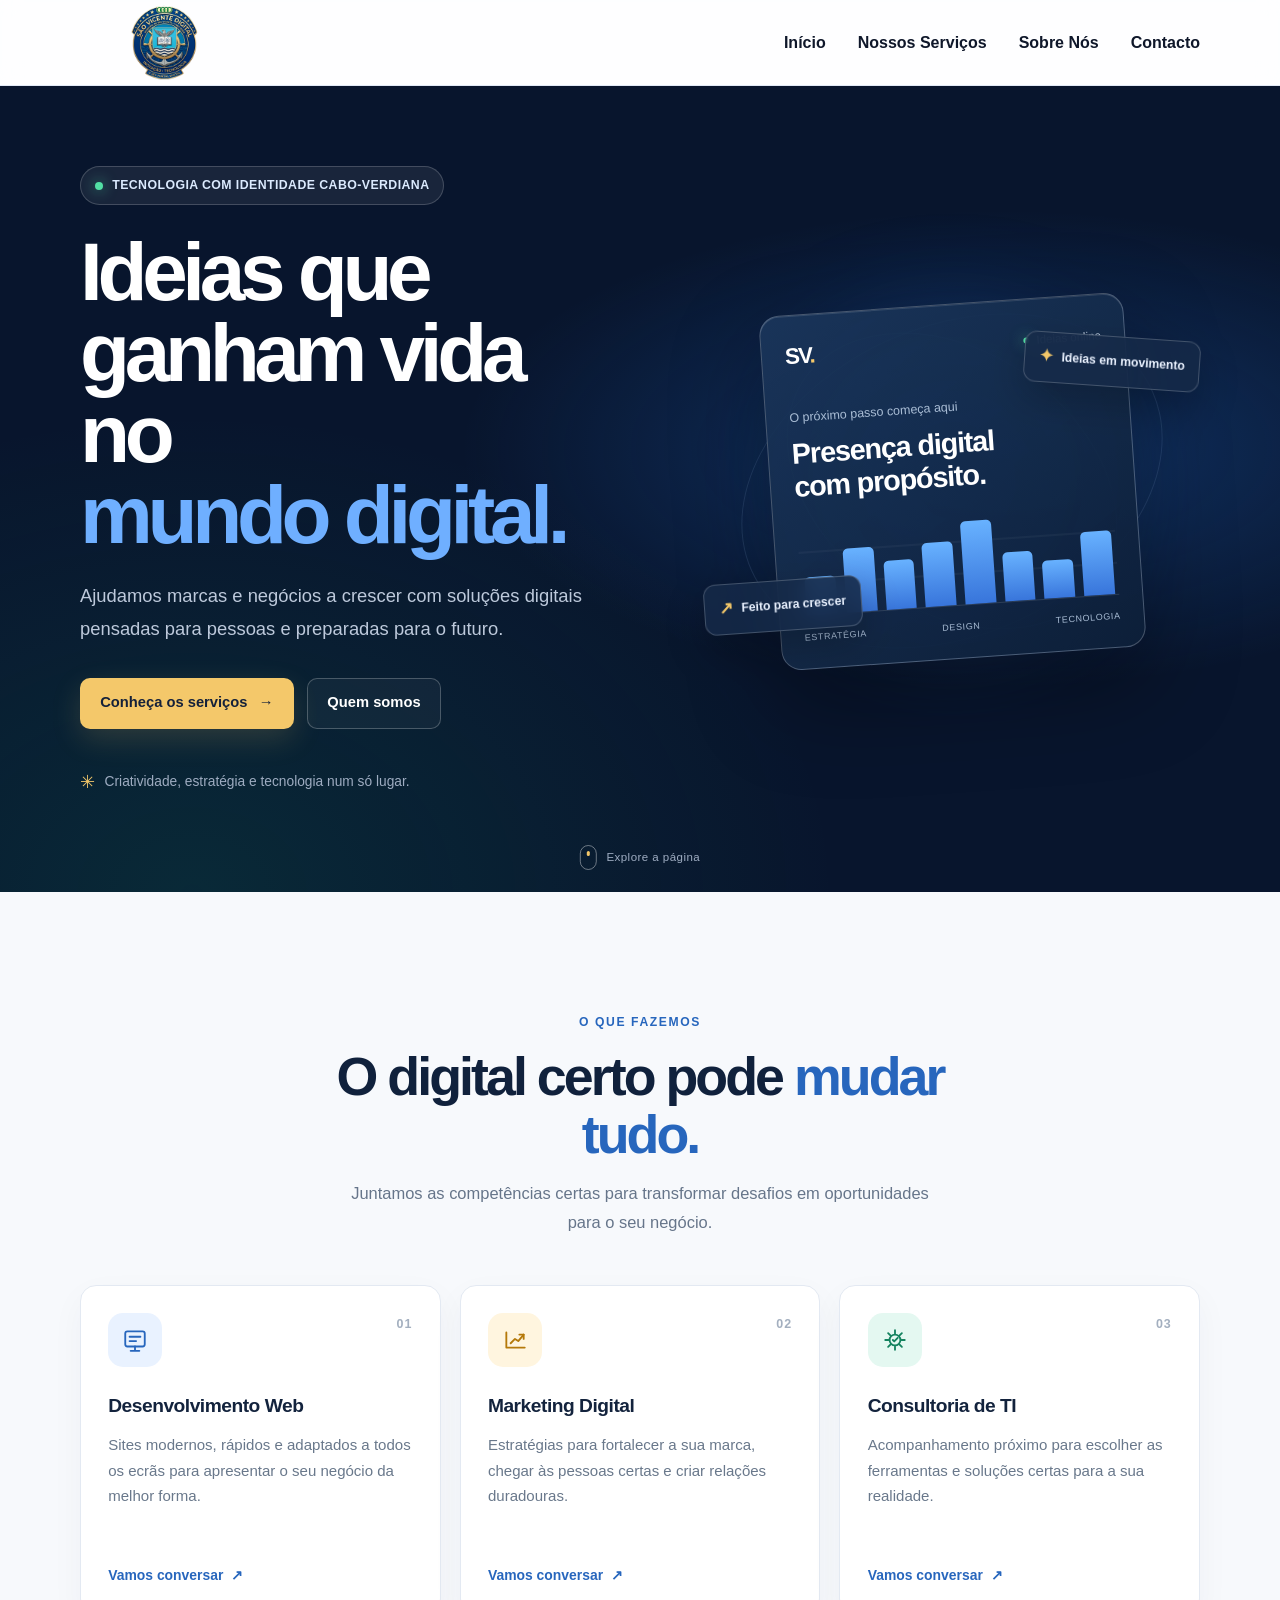
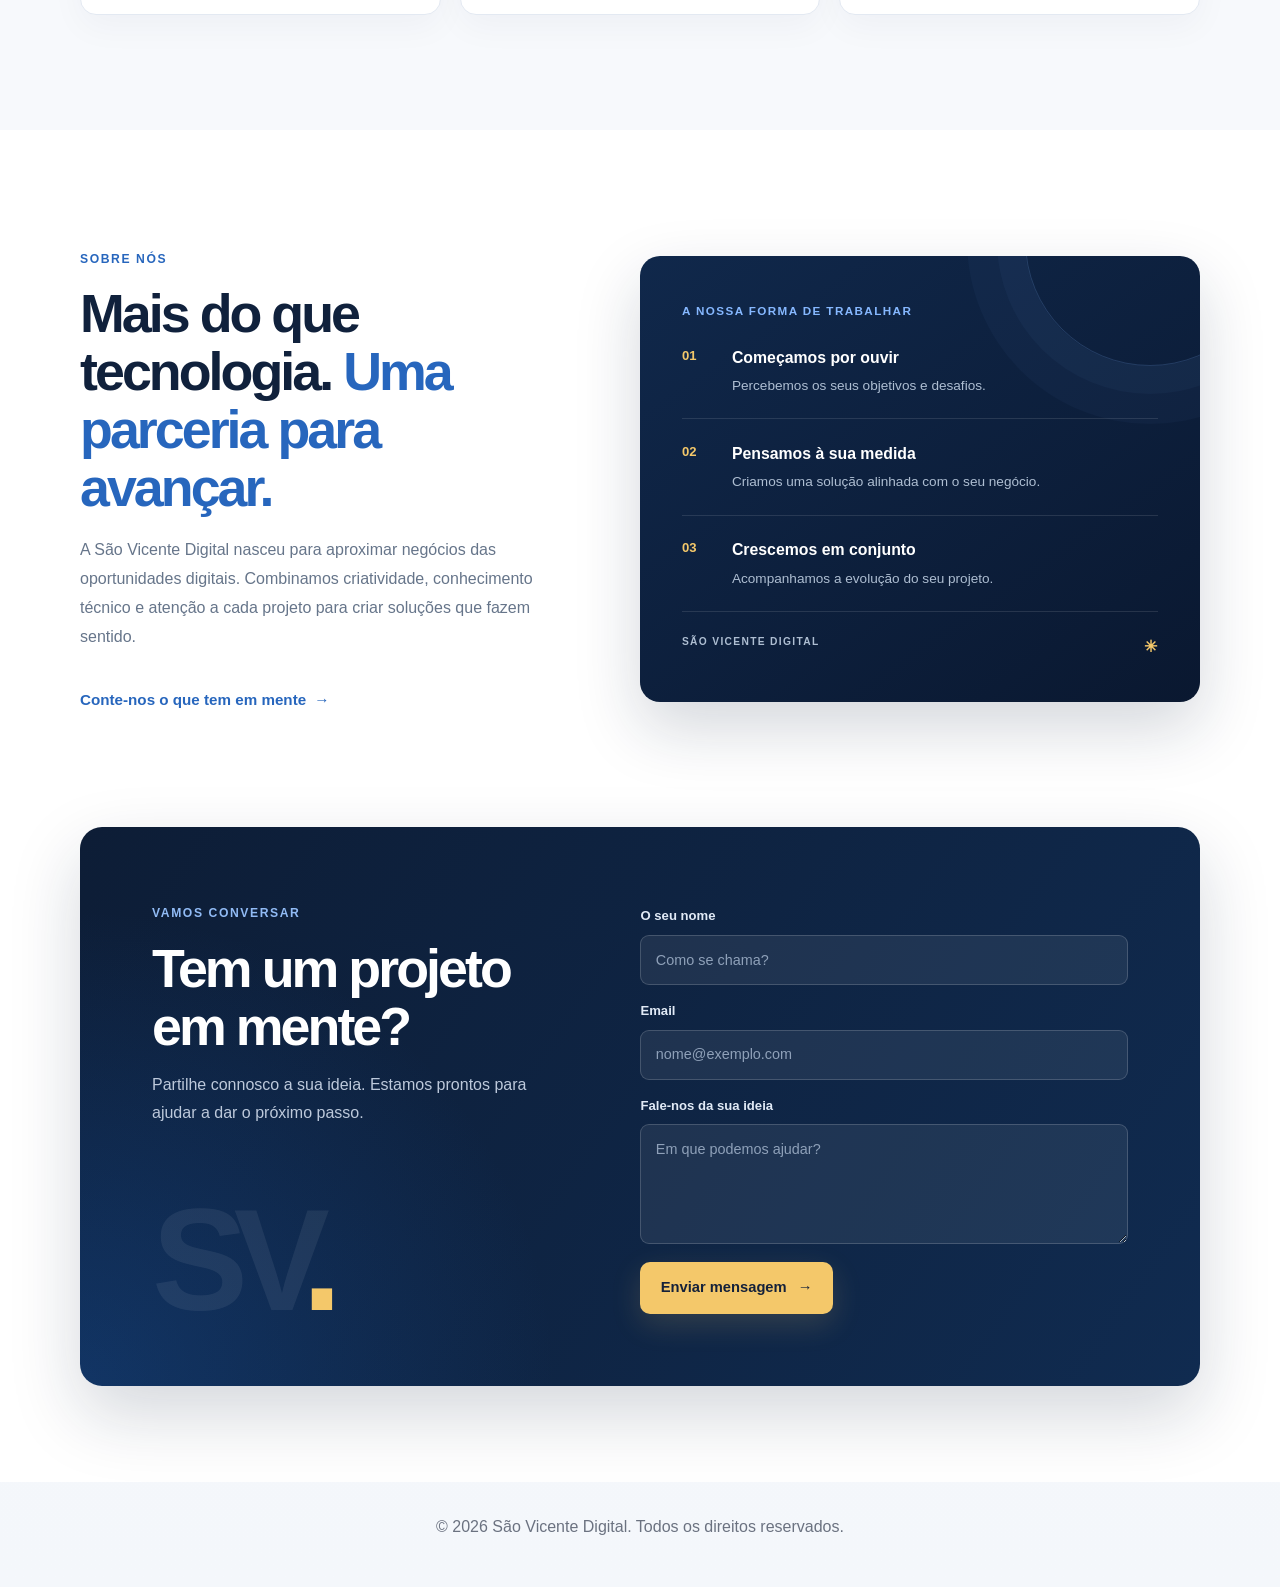
<file: index.html>
<!DOCTYPE html>
<html lang="pt">
<head>
    <meta charset="UTF-8">
    <meta name="viewport" content="width=device-width, initial-scale=1.0">
    <title>São Vicente Digital</title>
    <link rel="stylesheet" href="css/styles.css">
    <link rel="icon" href="imagens/favicon.ico" type="image/x-icon">

</head>
<body>
    <header class="site-header">
        <div class="logo">
            <img src="imagens/logo.png" alt="São Vicente Digital Logo">
        </div>
        <nav class="main-nav" aria-label="Menu principal">
            <ul class="main-nav-list">
                <li><a href="index.html" aria-current="page">Início</a></li>
                <li><a href="nossos-servicos.html">Nossos Serviços</a></li>
                <li><a href="sobre-nos.html">Sobre Nós</a></li>
                <li><a href="contacto.html">Contacto</a></li>
            </ul>
        </nav>
    </header>

    <main class="page-main">
        <section class="hero-section" id="home">
            <div class="content-shell hero-layout">
                <div class="hero-copy">
                    <span class="eyebrow"><span class="eyebrow-dot"></span> Tecnologia com identidade cabo-verdiana</span>
                    <h1>Ideias que ganham vida no <span>mundo digital.</span></h1>
                    <p class="hero-description">Ajudamos marcas e negócios a crescer com soluções digitais pensadas para pessoas e preparadas para o futuro.</p>
                    <div class="hero-actions">
                        <a class="button button-primary" href="nossos-servicos.html">Conheça os serviços <span aria-hidden="true">→</span></a>
                        <a class="button button-secondary" href="sobre-nos.html">Quem somos</a>
                    </div>
                    <div class="hero-note"><span aria-hidden="true">✳</span> Criatividade, estratégia e tecnologia num só lugar.</div>
                </div>

                <div class="hero-art" aria-label="Ilustração de um ecossistema digital">
                    <div class="orbit orbit-outer"></div>
                    <div class="orbit orbit-inner"></div>
                    <div class="art-glow"></div>
                    <div class="digital-card">
                        <div class="digital-card-top">
                            <span class="digital-card-mark">SV<span>.</span></span>
                            <span class="online-status"><span></span> Ideias online</span>
                        </div>
                        <div class="digital-card-copy">
                            <span>O próximo passo começa aqui</span>
                            <strong>Presença digital<br>com propósito.</strong>
                        </div>
                        <div class="digital-card-lines" aria-hidden="true"><i></i><i></i><i></i><i></i><i></i><i></i><i></i><i></i></div>
                        <div class="digital-card-footer"><span>ESTRATÉGIA</span><span>DESIGN</span><span>TECNOLOGIA</span></div>
                    </div>
                    <div class="floating-chip chip-idea"><span aria-hidden="true">✦</span> Ideias em movimento</div>
                    <div class="floating-chip chip-web"><span aria-hidden="true">↗</span> Feito para crescer</div>
                </div>
            </div>
            <a class="scroll-cue" href="#services"><span></span> Explore a página</a>
        </section>

        <section class="services-section section-space" id="services">
            <div class="content-shell">
                <div class="section-heading">
                    <span class="section-kicker">O que fazemos</span>
                    <h2>O digital certo pode <span>mudar tudo.</span></h2>
                    <p>Juntamos as competências certas para transformar desafios em oportunidades para o seu negócio.</p>
                </div>
                <div class="services-grid">
                    <article class="service-card">
                        <div class="service-icon icon-blue" aria-hidden="true">
                            <svg viewBox="0 0 24 24" fill="none"><rect x="3" y="4" width="18" height="14" rx="2"></rect><path d="M8 22h8M12 18v4M7 9h10M7 13h6"></path></svg>
                        </div>
                        <span class="card-index">01</span>
                        <h3>Desenvolvimento Web</h3>
                        <p>Sites modernos, rápidos e adaptados a todos os ecrãs para apresentar o seu negócio da melhor forma.</p>
                        <a href="#contact" class="card-link" aria-label="Fale connosco sobre desenvolvimento web">Vamos conversar <span aria-hidden="true">↗</span></a>
                    </article>
                    <article class="service-card">
                        <div class="service-icon icon-gold" aria-hidden="true">
                            <svg viewBox="0 0 24 24" fill="none"><path d="M4 19V5M4 19h17M8 15l4-4 3 2 5-6"></path><path d="M16 7h4v4"></path></svg>
                        </div>
                        <span class="card-index">02</span>
                        <h3>Marketing Digital</h3>
                        <p>Estratégias para fortalecer a sua marca, chegar às pessoas certas e criar relações duradouras.</p>
                        <a href="#contact" class="card-link" aria-label="Fale connosco sobre marketing digital">Vamos conversar <span aria-hidden="true">↗</span></a>
                    </article>
                    <article class="service-card">
                        <div class="service-icon icon-mint" aria-hidden="true">
                            <svg viewBox="0 0 24 24" fill="none"><path d="M12 3v3M12 18v3M3 12h3m12 0h3M5.64 5.64l2.12 2.12m8.48 8.48 2.12 2.12m0-12.72-2.12 2.12m-8.48 8.48-2.12 2.12"></path><circle cx="12" cy="12" r="5"></circle><path d="m10 12 1.3 1.3L14.5 10"></path></svg>
                        </div>
                        <span class="card-index">03</span>
                        <h3>Consultoria de TI</h3>
                        <p>Acompanhamento próximo para escolher as ferramentas e soluções certas para a sua realidade.</p>
                        <a href="#contact" class="card-link" aria-label="Fale connosco sobre consultoria de TI">Vamos conversar <span aria-hidden="true">↗</span></a>
                    </article>
                </div>
            </div>
        </section>

        <section class="about-section section-space" id="about">
            <div class="content-shell about-layout">
                <div class="about-copy">
                    <span class="section-kicker">Sobre nós</span>
                    <h2>Mais do que tecnologia. <span>Uma parceria para avançar.</span></h2>
                    <p>A São Vicente Digital nasceu para aproximar negócios das oportunidades digitais. Combinamos criatividade, conhecimento técnico e atenção a cada projeto para criar soluções que fazem sentido.</p>
                    <a class="text-link" href="#contact">Conte-nos o que tem em mente <span aria-hidden="true">→</span></a>
                </div>
                <div class="about-panel">
                    <div class="about-panel-orb" aria-hidden="true"></div>
                    <span class="about-panel-label">A nossa forma de trabalhar</span>
                    <div class="about-principle">
                        <span class="principle-number">01</span>
                        <div><strong>Começamos por ouvir</strong><p>Percebemos os seus objetivos e desafios.</p></div>
                    </div>
                    <div class="about-principle">
                        <span class="principle-number">02</span>
                        <div><strong>Pensamos à sua medida</strong><p>Criamos uma solução alinhada com o seu negócio.</p></div>
                    </div>
                    <div class="about-principle">
                        <span class="principle-number">03</span>
                        <div><strong>Crescemos em conjunto</strong><p>Acompanhamos a evolução do seu projeto.</p></div>
                    </div>
                    <span class="about-panel-signature">SÃO VICENTE DIGITAL <span>✳</span></span>
                </div>
            </div>
        </section>

        <section class="contact-section" id="contact">
            <div class="content-shell contact-panel">
                <div class="contact-copy">
                    <span class="section-kicker">Vamos conversar</span>
                    <h2>Tem um projeto em mente?</h2>
                    <p>Partilhe connosco a sua ideia. Estamos prontos para ajudar a dar o próximo passo.</p>
                    <div class="contact-decoration" aria-hidden="true">SV<span>.</span></div>
                </div>
                <form class="contact-form" action="#" method="post">
                    <label for="name">O seu nome</label>
                    <input type="text" id="name" name="name" placeholder="Como se chama?" autocomplete="name" required>

                    <label for="email">Email</label>
                    <input type="email" id="email" name="email" placeholder="nome@exemplo.com" autocomplete="email" required>

                    <label for="message">Fale-nos da sua ideia</label>
                    <textarea id="message" name="message" placeholder="Em que podemos ajudar?" rows="4" required></textarea>

                    <button class="button button-primary form-submit" type="submit">Enviar mensagem <span aria-hidden="true">→</span></button>
                </form>
            </div>
        </section>
    </main>

    <footer class="footer">
        <p>&copy; 2026 São Vicente Digital. Todos os direitos reservados.</p>
    </footer> 
    
</body>
</html>
</file>
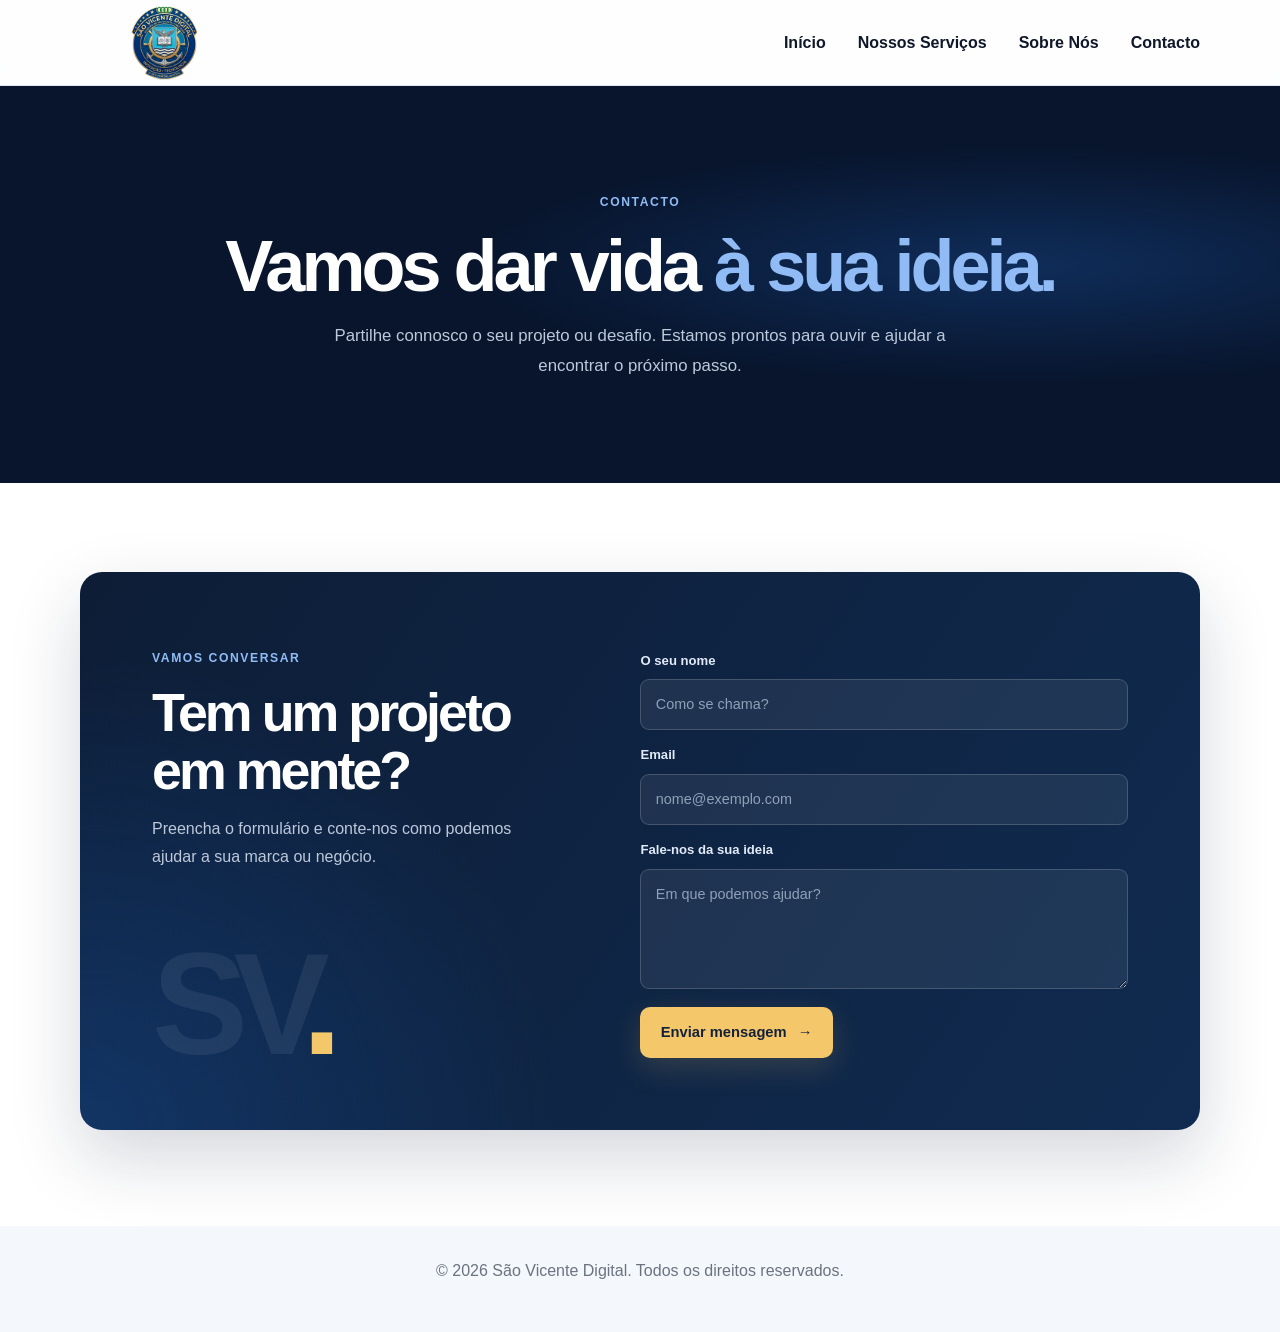
<file: contacto.html>
<!DOCTYPE html>
<html lang="pt">
<head>
    <meta charset="UTF-8">
    <meta name="viewport" content="width=device-width, initial-scale=1.0">
    <meta name="description" content="Entre em contacto com a São Vicente Digital e fale-nos do seu projeto.">
    <title>Contacto | São Vicente Digital</title>
    <link rel="stylesheet" href="css/styles.css">
    <link rel="icon" href="imagens/favicon.ico" type="image/x-icon">
</head>
<body>
    <header class="site-header">
        <a class="logo" href="index.html" aria-label="São Vicente Digital - Início">
            <img src="imagens/logo.png" alt="São Vicente Digital">
        </a>
        <nav class="main-nav" aria-label="Menu principal">
            <ul class="main-nav-list">
                <li><a href="index.html">Início</a></li>
                <li><a href="nossos-servicos.html">Nossos Serviços</a></li>
                <li><a href="sobre-nos.html">Sobre Nós</a></li>
                <li><a href="contacto.html" aria-current="page">Contacto</a></li>
            </ul>
        </nav>
    </header>

    <main class="page-main">
        <section class="subpage-hero">
            <div class="content-shell">
                <span class="section-kicker">Contacto</span>
                <h1>Vamos dar vida <span>à sua ideia.</span></h1>
                <p>Partilhe connosco o seu projeto ou desafio. Estamos prontos para ouvir e ajudar a encontrar o próximo passo.</p>
            </div>
        </section>

        <section class="contact-section contact-page">
            <div class="content-shell contact-panel">
                <div class="contact-copy">
                    <span class="section-kicker">Vamos conversar</span>
                    <h2>Tem um projeto em mente?</h2>
                    <p>Preencha o formulário e conte-nos como podemos ajudar a sua marca ou negócio.</p>
                    <div class="contact-decoration" aria-hidden="true">SV<span>.</span></div>
                </div>
                <form class="contact-form" action="#" method="post">
                    <label for="name">O seu nome</label>
                    <input type="text" id="name" name="name" placeholder="Como se chama?" autocomplete="name" required>

                    <label for="email">Email</label>
                    <input type="email" id="email" name="email" placeholder="nome@exemplo.com" autocomplete="email" required>

                    <label for="message">Fale-nos da sua ideia</label>
                    <textarea id="message" name="message" placeholder="Em que podemos ajudar?" rows="4" required></textarea>

                    <button class="button button-primary form-submit" type="submit">Enviar mensagem <span aria-hidden="true">→</span></button>
                </form>
            </div>
        </section>
    </main>

    <footer class="footer">
        <p>&copy; 2026 São Vicente Digital. Todos os direitos reservados.</p>
    </footer>
</body>
</html>
</file>
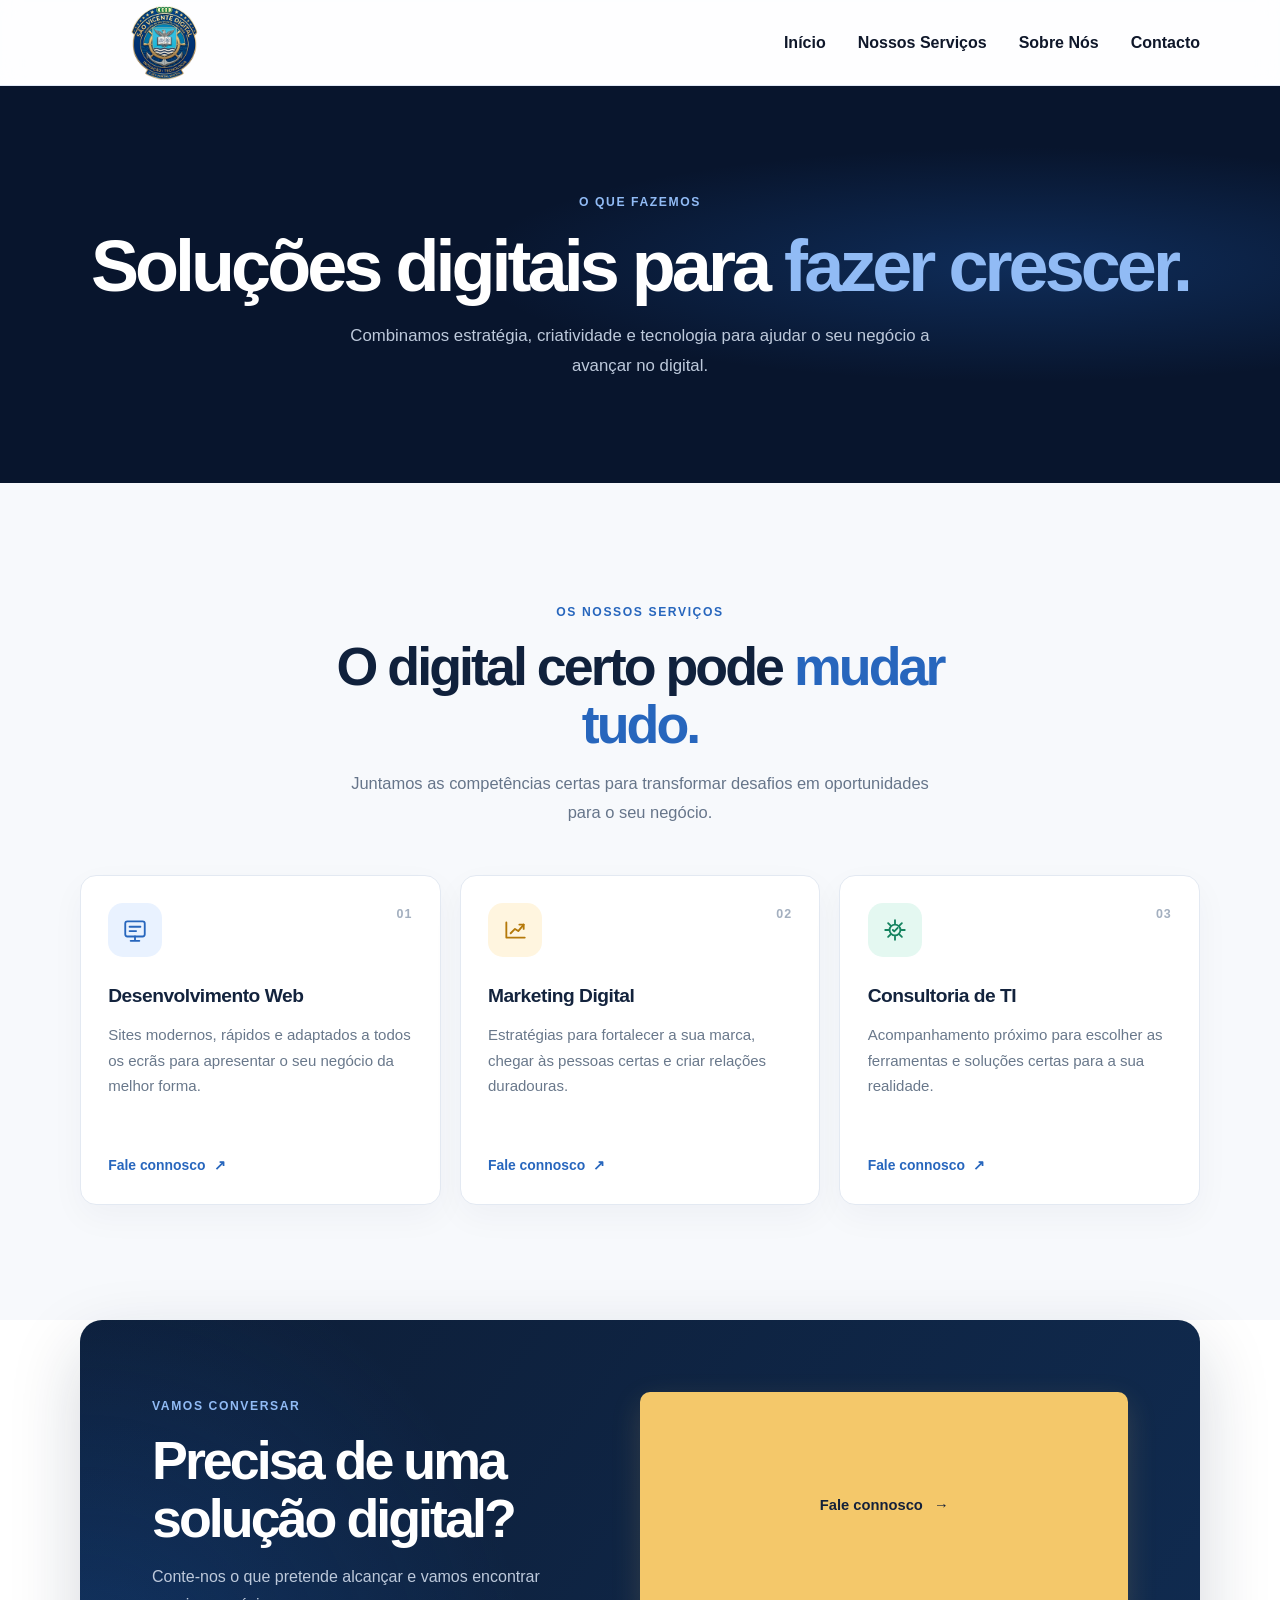
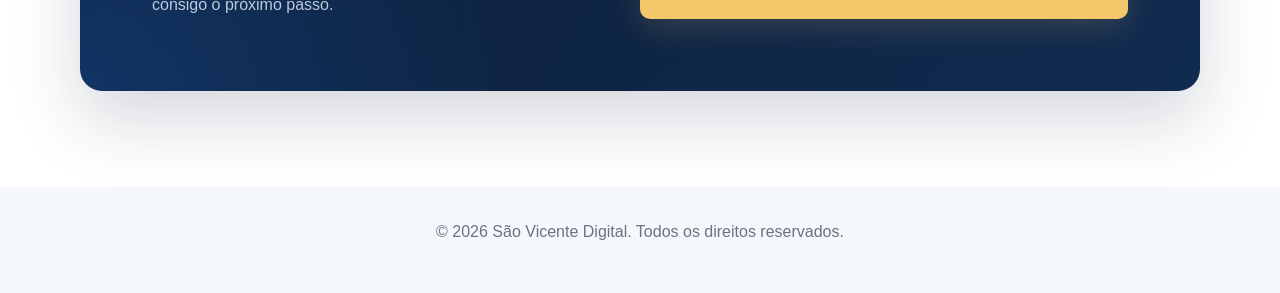
<file: nossos-servicos.html>
<!DOCTYPE html>
<html lang="pt">
<head>
    <meta charset="UTF-8">
    <meta name="viewport" content="width=device-width, initial-scale=1.0">
    <meta name="description" content="Conheça os serviços digitais da São Vicente Digital: desenvolvimento web, marketing digital e consultoria de TI.">
    <title>Nossos Serviços | São Vicente Digital</title>
    <link rel="stylesheet" href="css/styles.css">
    <link rel="icon" href="imagens/favicon.ico" type="image/x-icon">
</head>
<body>
    <header class="site-header">
        <a class="logo" href="index.html" aria-label="São Vicente Digital - Início">
            <img src="imagens/logo.png" alt="São Vicente Digital">
        </a>
        <nav class="main-nav" aria-label="Menu principal">
            <ul class="main-nav-list">
                <li><a href="index.html">Início</a></li>
                <li><a href="nossos-servicos.html" aria-current="page">Nossos Serviços</a></li>
                <li><a href="sobre-nos.html">Sobre Nós</a></li>
                <li><a href="contacto.html">Contacto</a></li>
            </ul>
        </nav>
    </header>

    <main class="page-main">
        <section class="subpage-hero">
            <div class="content-shell">
                <span class="section-kicker">O que fazemos</span>
                <h1>Soluções digitais para <span>fazer crescer.</span></h1>
                <p>Combinamos estratégia, criatividade e tecnologia para ajudar o seu negócio a avançar no digital.</p>
            </div>
        </section>

        <section class="services-section section-space">
            <div class="content-shell">
                <div class="section-heading">
                    <span class="section-kicker">Os nossos serviços</span>
                    <h2>O digital certo pode <span>mudar tudo.</span></h2>
                    <p>Juntamos as competências certas para transformar desafios em oportunidades para o seu negócio.</p>
                </div>
                <div class="services-grid">
                    <article class="service-card">
                        <div class="service-icon icon-blue" aria-hidden="true">
                            <svg viewBox="0 0 24 24" fill="none"><rect x="3" y="4" width="18" height="14" rx="2"></rect><path d="M8 22h8M12 18v4M7 9h10M7 13h6"></path></svg>
                        </div>
                        <span class="card-index">01</span>
                        <h3>Desenvolvimento Web</h3>
                        <p>Sites modernos, rápidos e adaptados a todos os ecrãs para apresentar o seu negócio da melhor forma.</p>
                        <a href="contacto.html" class="card-link">Fale connosco <span aria-hidden="true">↗</span></a>
                    </article>
                    <article class="service-card">
                        <div class="service-icon icon-gold" aria-hidden="true">
                            <svg viewBox="0 0 24 24" fill="none"><path d="M4 19V5M4 19h17M8 15l4-4 3 2 5-6"></path><path d="M16 7h4v4"></path></svg>
                        </div>
                        <span class="card-index">02</span>
                        <h3>Marketing Digital</h3>
                        <p>Estratégias para fortalecer a sua marca, chegar às pessoas certas e criar relações duradouras.</p>
                        <a href="contacto.html" class="card-link">Fale connosco <span aria-hidden="true">↗</span></a>
                    </article>
                    <article class="service-card">
                        <div class="service-icon icon-mint" aria-hidden="true">
                            <svg viewBox="0 0 24 24" fill="none"><path d="M12 3v3M12 18v3M3 12h3m12 0h3M5.64 5.64l2.12 2.12m8.48 8.48 2.12 2.12m0-12.72-2.12 2.12m-8.48 8.48-2.12 2.12"></path><circle cx="12" cy="12" r="5"></circle><path d="m10 12 1.3 1.3L14.5 10"></path></svg>
                        </div>
                        <span class="card-index">03</span>
                        <h3>Consultoria de TI</h3>
                        <p>Acompanhamento próximo para escolher as ferramentas e soluções certas para a sua realidade.</p>
                        <a href="contacto.html" class="card-link">Fale connosco <span aria-hidden="true">↗</span></a>
                    </article>
                </div>
            </div>
        </section>

        <section class="contact-section">
            <div class="content-shell contact-panel">
                <div class="contact-copy">
                    <span class="section-kicker">Vamos conversar</span>
                    <h2>Precisa de uma solução digital?</h2>
                    <p>Conte-nos o que pretende alcançar e vamos encontrar consigo o próximo passo.</p>
                </div>
                <a class="button button-primary" href="contacto.html">Fale connosco <span aria-hidden="true">→</span></a>
            </div>
        </section>
    </main>

    <footer class="footer">
        <p>&copy; 2026 São Vicente Digital. Todos os direitos reservados.</p>
    </footer>
</body>
</html>
</file>
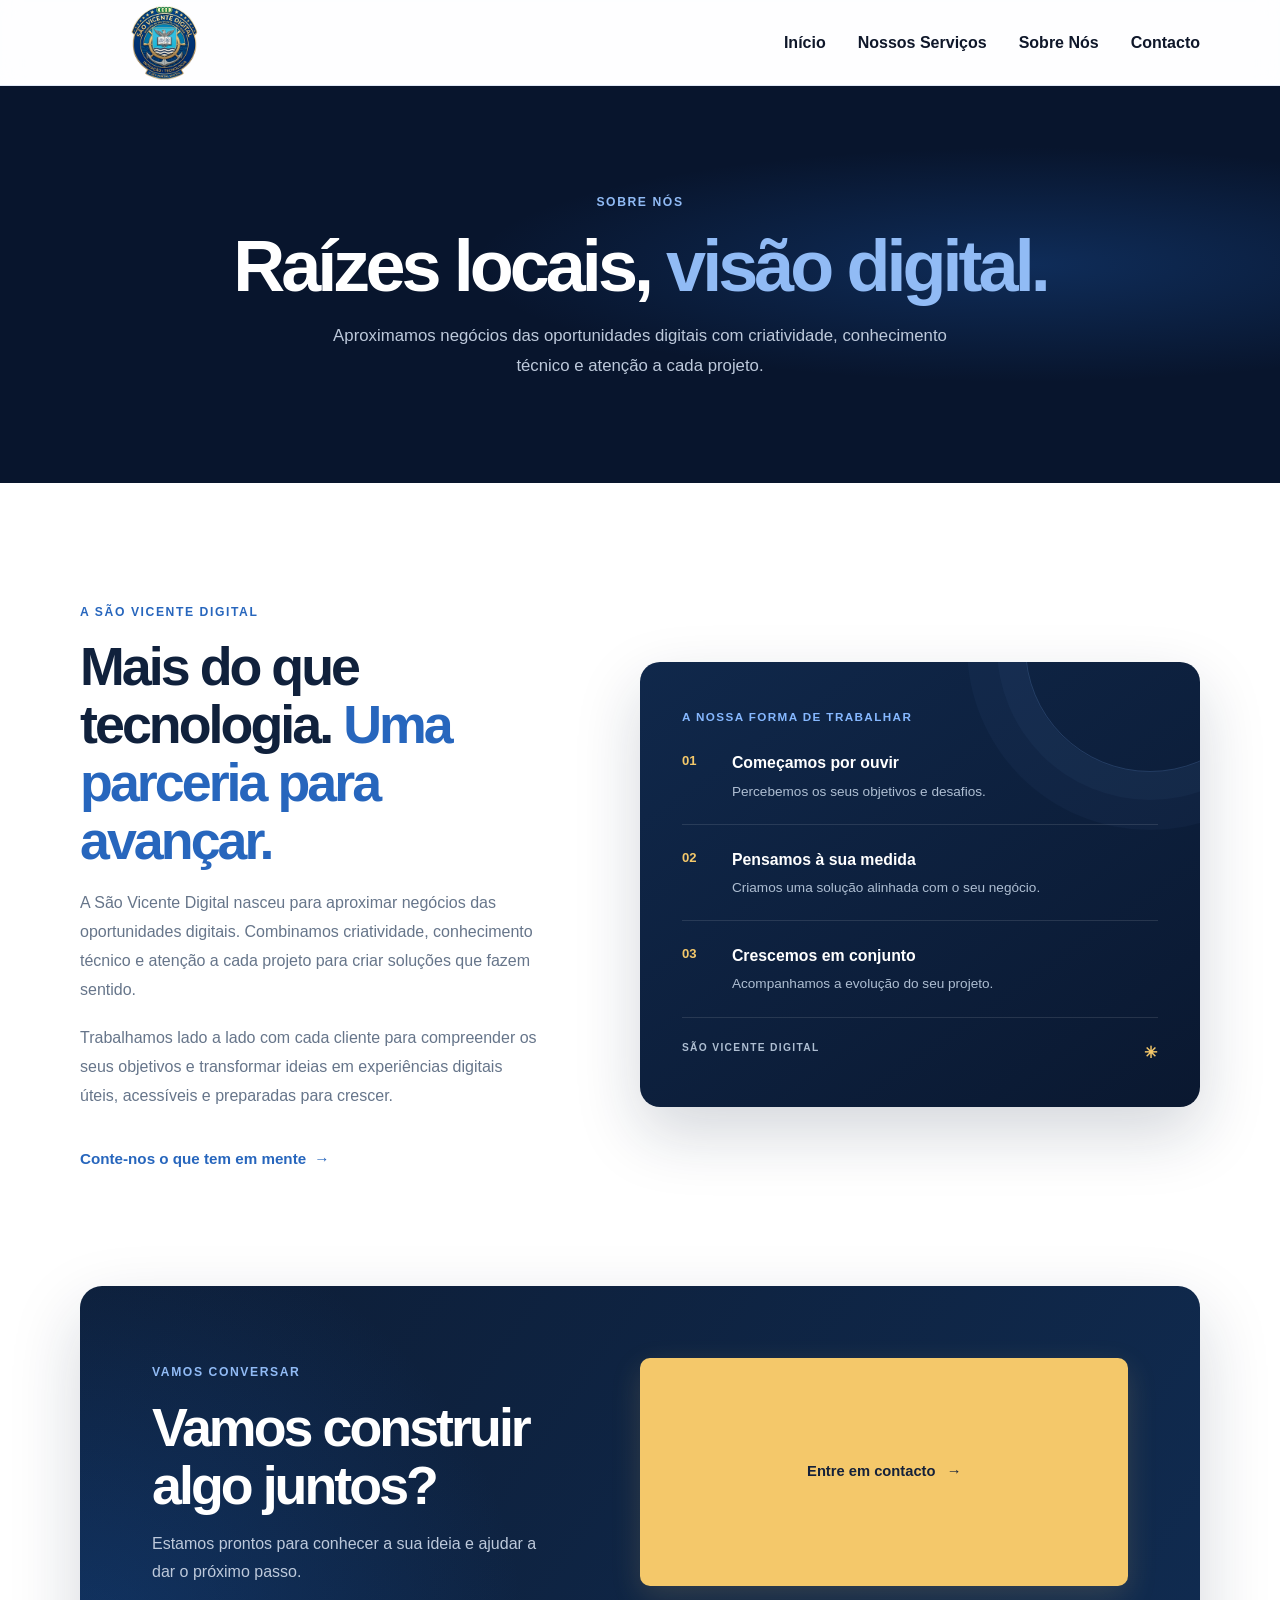
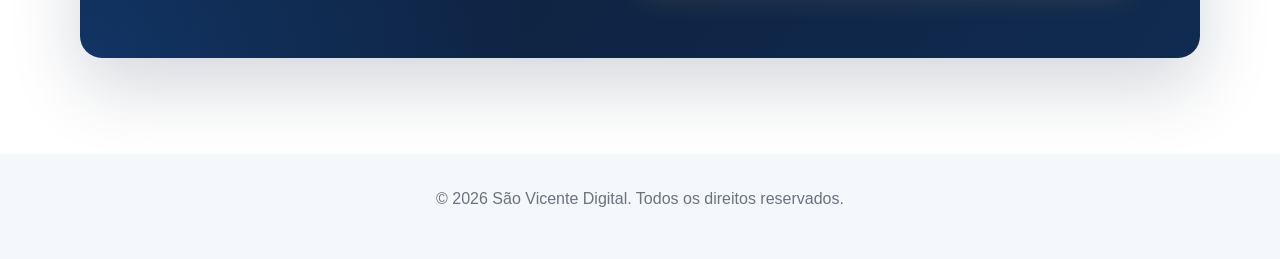
<file: sobre-nos.html>
<!DOCTYPE html>
<html lang="pt">
<head>
    <meta charset="UTF-8">
    <meta name="viewport" content="width=device-width, initial-scale=1.0">
    <meta name="description" content="Conheça a São Vicente Digital, uma parceria cabo-verdiana para aproximar negócios das oportunidades digitais.">
    <title>Sobre Nós | São Vicente Digital</title>
    <link rel="stylesheet" href="css/styles.css">
    <link rel="icon" href="imagens/favicon.ico" type="image/x-icon">
</head>
<body>
    <header class="site-header">
        <a class="logo" href="index.html" aria-label="São Vicente Digital - Início">
            <img src="imagens/logo.png" alt="São Vicente Digital">
        </a>
        <nav class="main-nav" aria-label="Menu principal">
            <ul class="main-nav-list">
                <li><a href="index.html">Início</a></li>
                <li><a href="nossos-servicos.html">Nossos Serviços</a></li>
                <li><a href="sobre-nos.html" aria-current="page">Sobre Nós</a></li>
                <li><a href="contacto.html">Contacto</a></li>
            </ul>
        </nav>
    </header>

    <main class="page-main">
        <section class="subpage-hero">
            <div class="content-shell">
                <span class="section-kicker">Sobre nós</span>
                <h1>Raízes locais, <span>visão digital.</span></h1>
                <p>Aproximamos negócios das oportunidades digitais com criatividade, conhecimento técnico e atenção a cada projeto.</p>
            </div>
        </section>

        <section class="about-section section-space">
            <div class="content-shell about-layout">
                <div class="about-copy">
                    <span class="section-kicker">A São Vicente Digital</span>
                    <h2>Mais do que tecnologia. <span>Uma parceria para avançar.</span></h2>
                    <p>A São Vicente Digital nasceu para aproximar negócios das oportunidades digitais. Combinamos criatividade, conhecimento técnico e atenção a cada projeto para criar soluções que fazem sentido.</p>
                    <p>Trabalhamos lado a lado com cada cliente para compreender os seus objetivos e transformar ideias em experiências digitais úteis, acessíveis e preparadas para crescer.</p>
                    <a class="text-link" href="contacto.html">Conte-nos o que tem em mente <span aria-hidden="true">→</span></a>
                </div>
                <div class="about-panel">
                    <div class="about-panel-orb" aria-hidden="true"></div>
                    <span class="about-panel-label">A nossa forma de trabalhar</span>
                    <div class="about-principle">
                        <span class="principle-number">01</span>
                        <div><strong>Começamos por ouvir</strong><p>Percebemos os seus objetivos e desafios.</p></div>
                    </div>
                    <div class="about-principle">
                        <span class="principle-number">02</span>
                        <div><strong>Pensamos à sua medida</strong><p>Criamos uma solução alinhada com o seu negócio.</p></div>
                    </div>
                    <div class="about-principle">
                        <span class="principle-number">03</span>
                        <div><strong>Crescemos em conjunto</strong><p>Acompanhamos a evolução do seu projeto.</p></div>
                    </div>
                    <span class="about-panel-signature">SÃO VICENTE DIGITAL <span>✳</span></span>
                </div>
            </div>
        </section>

        <section class="contact-section">
            <div class="content-shell contact-panel">
                <div class="contact-copy">
                    <span class="section-kicker">Vamos conversar</span>
                    <h2>Vamos construir algo juntos?</h2>
                    <p>Estamos prontos para conhecer a sua ideia e ajudar a dar o próximo passo.</p>
                </div>
                <a class="button button-primary" href="contacto.html">Entre em contacto <span aria-hidden="true">→</span></a>
            </div>
        </section>
    </main>

    <footer class="footer">
        <p>&copy; 2026 São Vicente Digital. Todos os direitos reservados.</p>
    </footer>
</body>
</html>
</file>
<file: css/styles.css>
:root {
  --bg: #f4f7fb;
  --surface: #ffffff;
  --surface-alt: #eef4ff;
  --primary: #1d4ed8;
  --primary-dark: #163ea8;
  --secondary: #0f172a;
  --text: #1f2937;
  --muted: #6b7280;
  --border: #dfe7f5;
  --success: #16a34a;
  --shadow: 0 18px 40px rgba(15, 23, 42, 0.08);
  --radius: 18px;
}

* {
  box-sizing: border-box;
  margin: 0;
  padding: 0;
}

html {
  scroll-behavior: smooth;
}

body {
  font-family: Arial, Helvetica, sans-serif;
  background: linear-gradient(180deg, #f9fbff 0%, var(--bg) 100%);
  color: var(--text);
  line-height: 1.6;
}

a {
  color: inherit;
  text-decoration: none;
}

img {
  max-width: 100%;
  display: block;
}

.container {
  width: min(1120px, calc(100% - 2rem));
  margin: 0 auto;
}

.section {
  padding: 90px 0;
}

.site-header {
  position: sticky;
  top: 0;
  z-index: 20;
  display: flex;
  align-items: center;
  justify-content: space-between;
  gap: 2rem;
  min-height: 86px;
  padding: 0 max(1rem, calc((100% - 1120px) / 2));
  backdrop-filter: blur(10px);
  background: rgba(255, 255, 255, 0.75);
  border-bottom: 1px solid rgba(223, 231, 245, 0.9);
}

.logo {
  flex: 0 0 auto;
}

.logo img {
  width: 170px;
  height: 76px;
  object-fit: contain;
}

.main-nav {
  margin-left: auto;
}

.main-nav-list {
  display: flex;
  align-items: center;
  justify-content: flex-end;
  flex-wrap: wrap;
  gap: 0.5rem 2rem;
  list-style: none;
}

.main-nav-list a {
  display: block;
  padding: 0.6rem 0;
  color: var(--secondary);
  font-weight: 600;
  transition: color 0.2s ease;
}

.main-nav-list a:hover,
.main-nav-list a:focus-visible {
  color: var(--primary);
}

.navbar {
  display: flex;
  align-items: center;
  justify-content: space-between;
  min-height: 74px;
}

.brand {
  display: flex;
  align-items: center;
  gap: 12px;
  font-size: 1.3rem;
  font-weight: 700;
  color: var(--secondary);
}

.brand-mark {
  width: 38px;
  height: 38px;
  border-radius: 12px;
  background: linear-gradient(135deg, var(--primary), #60a5fa);
  display: grid;
  place-items: center;
  color: #fff;
  font-weight: 700;
  box-shadow: 0 12px 24px rgba(29, 78, 216, 0.25);
}

.nav-menu {
  display: flex;
  align-items: center;
  gap: 2rem;
  list-style: none;
  color: var(--secondary);
  font-weight: 600;
}

.nav-menu a {
  transition: color 0.2s ease;
}

.nav-menu a:hover {
  color: var(--primary);
}

.nav-actions {
  display: flex;
  align-items: center;
  gap: 1rem;
}

.btn {
  display: inline-flex;
  align-items: center;
  justify-content: center;
  gap: 0.5rem;
  border: 0;
  border-radius: 999px;
  padding: 0.9rem 1.5rem;
  font-weight: 700;
  cursor: pointer;
  transition: transform 0.2s ease, box-shadow 0.2s ease, background 0.2s ease;
}

.btn:hover {
  transform: translateY(-1px);
}

.btn-primary {
  background: linear-gradient(135deg, var(--primary), #4f8ef7);
  color: #fff;
  box-shadow: 0 14px 30px rgba(29, 78, 216, 0.25);
}

.btn-secondary {
  background: var(--surface);
  color: var(--secondary);
  border: 1px solid var(--border);
}

.hero {
  padding: 80px 0 40px;
}

.hero-grid {
  display: grid;
  grid-template-columns: 1.1fr 0.9fr;
  align-items: center;
  gap: 3rem;
}

.eyebrow {
  display: inline-block;
  padding: 0.45rem 0.8rem;
  background: var(--surface-alt);
  color: var(--primary);
  border: 1px solid rgba(29, 78, 216, 0.12);
  border-radius: 999px;
  font-size: 0.8rem;
  font-weight: 700;
  letter-spacing: 0.04em;
  text-transform: uppercase;
}

.hero h1 {
  margin-top: 1.25rem;
  font-size: clamp(2.3rem, 5vw, 4.2rem);
  line-height: 1.08;
  letter-spacing: -0.05em;
  color: var(--secondary);
}

.hero p {
  margin-top: 1.1rem;
  max-width: 600px;
  font-size: 1.08rem;
  color: var(--muted);
}

.hero-actions {
  display: flex;
  flex-wrap: wrap;
  gap: 1rem;
  margin-top: 2rem;
}

.hero-stats {
  display: flex;
  flex-wrap: wrap;
  gap: 2rem;
  margin-top: 2rem;
}

.stat {
  min-width: 120px;
}

.stat strong {
  display: block;
  font-size: 1.8rem;
  color: var(--secondary);
}

.stat span {
  font-size: 0.9rem;
  color: var(--muted);
}

.hero-card {
  position: relative;
  background: linear-gradient(180deg, #ffffff 0%, #f0f6ff 100%);
  border: 1px solid var(--border);
  border-radius: 32px;
  padding: 1.5rem;
  box-shadow: var(--shadow);
}

.dashboard {
  background: var(--surface);
  border: 1px solid var(--border);
  border-radius: 24px;
  overflow: hidden;
}

.dashboard-top {
  display: flex;
  align-items: center;
  justify-content: space-between;
  background: #f8faff;
  border-bottom: 1px solid var(--border);
  padding: 1rem 1.2rem;
}

.dots {
  display: flex;
  gap: 0.45rem;
}

.dots span {
  width: 10px;
  height: 10px;
  border-radius: 50%;
  display: block;
}

.dots span:nth-child(1) { background: #ff6b6b; }
.dots span:nth-child(2) { background: #fbbf24; }
.dots span:nth-child(3) { background: #34d399; }

.chart {
  padding: 1.2rem;
}

.chart-bars {
  display: flex;
  align-items: end;
  gap: 0.75rem;
  height: 180px;
  padding-top: 1rem;
}

.chart-bars span {
  flex: 1;
  border-radius: 12px 12px 0 0;
  background: linear-gradient(180deg, #8ab4ff 0%, var(--primary) 100%);
}

.chart-bars span:nth-child(1) { height: 35%; }
.chart-bars span:nth-child(2) { height: 52%; }
.chart-bars span:nth-child(3) { height: 78%; }
.chart-bars span:nth-child(4) { height: 62%; }
.chart-bars span:nth-child(5) { height: 90%; }
.chart-bars span:nth-child(6) { height: 80%; }

.float-card {
  position: absolute;
  right: -10px;
  bottom: 30px;
  background: var(--surface);
  border: 1px solid var(--border);
  border-radius: 20px;
  padding: 1rem 1.15rem;
  box-shadow: var(--shadow);
}

.float-card small {
  display: block;
  color: var(--muted);
  margin-bottom: 0.35rem;
}

.float-card strong {
  font-size: 1.4rem;
  color: var(--secondary);
}

.cards-grid {
  display: grid;
  grid-template-columns: repeat(3, minmax(0, 1fr));
  gap: 1.5rem;
  margin-top: 3rem;
}

.card {
  background: var(--surface);
  border: 1px solid var(--border);
  border-radius: var(--radius);
  padding: 2rem 1.5rem;
  box-shadow: 0 12px 30px rgba(15, 23, 42, 0.03);
}

.card-icon {
  width: 58px;
  height: 58px;
  border-radius: 16px;
  display: grid;
  place-items: center;
  font-size: 1.4rem;
  background: var(--surface-alt);
  color: var(--primary);
  margin-bottom: 1rem;
}

.card h3 {
  font-size: 1.3rem;
  color: var(--secondary);
  margin-bottom: 0.6rem;
}

.card p {
  color: var(--muted);
}

.section-title {
  text-align: center;
  margin-bottom: 2rem;
}

.section-title h2 {
  font-size: clamp(2rem, 4vw, 3rem);
  color: var(--secondary);
  margin-bottom: 0.75rem;
}

.section-title p {
  color: var(--muted);
  max-width: 640px;
  margin: 0 auto;
}

.feature-list {
  display: grid;
  grid-template-columns: 1fr 1fr;
  gap: 1.25rem;
  margin-top: 2.5rem;
}

.feature-item {
  display: flex;
  gap: 1rem;
  align-items: flex-start;
  background: rgba(255, 255, 255, 0.8);
  border: 1px solid var(--border);
  border-radius: 18px;
  padding: 1.2rem;
}

.feature-item .bullet {
  flex-shrink: 0;
  width: 42px;
  height: 42px;
  border-radius: 12px;
  display: grid;
  place-items: center;
  background: rgba(29, 78, 216, 0.1);
  color: var(--primary);
  font-weight: 700;
}

.feature-item h4 {
  color: var(--secondary);
  margin-bottom: 0.25rem;
}

.feature-item p {
  color: var(--muted);
}

.cta {
  background: linear-gradient(135deg, var(--secondary), #1e2a48);
  color: #fff;
  border-radius: 32px;
  padding: 3rem 2rem;
  display: flex;
  align-items: center;
  justify-content: space-between;
  gap: 1.5rem;
  box-shadow: var(--shadow);
}

.cta h3 {
  font-size: clamp(1.8rem, 3vw, 2.8rem);
  margin-bottom: 0.5rem;
}

.cta p {
  color: rgba(255, 255, 255, 0.8);
}

.footer {
  padding: 2rem 0 3rem;
  color: var(--muted);
  text-align: center;
}

@media (max-width: 900px) {
  .site-header {
    gap: 1rem;
    padding-right: 1rem;
    padding-left: 1rem;
  }

  .main-nav-list {
    gap: 0.25rem 1rem;
  }

  .hero-grid,
  .cards-grid,
  .feature-list,
  .cta {
    grid-template-columns: 1fr;
    display: grid;
  }

  .nav-menu {
    display: none;
  }

  .hero {
    padding-top: 60px;
  }

  .cta {
    text-align: center;
  }
}

@media (max-width: 560px) {
  .site-header {
    align-items: center;
    flex-wrap: wrap;
    padding-top: 0.35rem;
    padding-bottom: 0.5rem;
  }

  .logo img {
    width: 130px;
    height: 58px;
  }

  .main-nav {
    flex: 1 1 100%;
    margin-left: 0;
  }

  .main-nav-list {
    justify-content: center;
    gap: 0 1rem;
  }

  .hero-actions,
  .nav-actions {
    width: 100%;
  }

  .btn {
    width: 100%;
  }

  .hero-stats {
    justify-content: space-between;
  }
}

.page-main {
  overflow: hidden;
}

.content-shell {
  width: min(1120px, calc(100% - 2.5rem));
  margin-inline: auto;
}

.page-main section[id] {
  scroll-margin-top: 100px;
}

.hero-section {
  position: relative;
  display: flex;
  min-height: min(760px, calc(100svh - 86px));
  align-items: center;
  overflow: hidden;
  color: #fff;
  background:
    radial-gradient(ellipse at 78% 45%, rgba(31, 99, 191, 0.38), transparent 38%),
    radial-gradient(ellipse at 15% 100%, rgba(16, 185, 129, 0.12), transparent 42%),
    #08152d;
}

.hero-section::before {
  position: absolute;
  inset: 0;
  background-image: radial-gradient(rgba(255, 255, 255, 0.16) 0.7px, transparent 0.7px);
  background-size: 26px 26px;
  content: "";
  mask-image: linear-gradient(90deg, transparent 15%, #000 100%);
  opacity: 0.24;
  pointer-events: none;
}

.hero-layout {
  position: relative;
  z-index: 1;
  display: grid;
  grid-template-columns: 1.05fr 0.95fr;
  align-items: center;
  gap: clamp(2rem, 6vw, 5.5rem);
  padding-top: 5rem;
  padding-bottom: 6rem;
}

.hero-copy {
  animation: rise-in 700ms ease both;
}

.eyebrow {
  display: inline-flex;
  align-items: center;
  gap: 0.6rem;
  padding: 0.55rem 0.85rem;
  border: 1px solid rgba(255, 255, 255, 0.18);
  border-radius: 999px;
  background: rgba(255, 255, 255, 0.07);
  color: #dbeafe;
  font-size: 0.77rem;
  font-weight: 600;
  letter-spacing: 0.035em;
}

.eyebrow-dot,
.online-status span {
  width: 8px;
  height: 8px;
  border-radius: 50%;
  background: #52dfa4;
  box-shadow: 0 0 14px rgba(82, 223, 164, 0.75);
}

.hero-copy h1 {
  max-width: 680px;
  margin-top: 1.6rem;
  font-size: clamp(3.2rem, 6.4vw, 5.8rem);
  font-weight: 700;
  line-height: 0.99;
  letter-spacing: -0.065em;
}

.hero-copy h1 span {
  display: block;
  color: #6fafff;
}

.hero-description {
  max-width: 540px;
  margin-top: 1.5rem;
  color: #bdc9db;
  font-size: clamp(1rem, 1.5vw, 1.15rem);
  line-height: 1.8;
}

.hero-actions {
  display: flex;
  flex-wrap: wrap;
  align-items: center;
  gap: 0.85rem;
  margin-top: 2rem;
}

.button {
  display: inline-flex;
  min-height: 50px;
  align-items: center;
  justify-content: center;
  gap: 0.7rem;
  padding: 0.8rem 1.2rem;
  border: 1px solid transparent;
  border-radius: 10px;
  font: inherit;
  font-size: 0.92rem;
  font-weight: 700;
  cursor: pointer;
  transition: transform 180ms ease, background-color 180ms ease, border-color 180ms ease, box-shadow 180ms ease;
}

.button:hover {
  transform: translateY(-2px);
}

.button:focus-visible,
.text-link:focus-visible,
.card-link:focus-visible {
  outline: 3px solid #f4c86a;
  outline-offset: 4px;
}

.button-primary {
  background: #f4c86a;
  box-shadow: 0 10px 30px rgba(244, 200, 106, 0.16);
  color: #14213a;
}

.button-primary:hover {
  background: #ffda88;
  box-shadow: 0 14px 34px rgba(244, 200, 106, 0.24);
}

.button-secondary {
  border-color: rgba(255, 255, 255, 0.23);
  background: rgba(255, 255, 255, 0.04);
  color: #fff;
}

.button-secondary:hover {
  border-color: rgba(255, 255, 255, 0.48);
  background: rgba(255, 255, 255, 0.09);
}

.hero-note {
  display: flex;
  align-items: center;
  gap: 0.6rem;
  margin-top: 2.4rem;
  color: #9eacc1;
  font-size: 0.86rem;
}

.hero-note span {
  color: #f4c86a;
  font-size: 1.15rem;
}

.hero-art {
  position: relative;
  display: grid;
  min-height: 440px;
  place-items: center;
  animation: rise-in 850ms 100ms ease both;
}

.art-glow {
  position: absolute;
  width: 300px;
  height: 300px;
  border-radius: 50%;
  background: rgba(52, 121, 218, 0.26);
  filter: blur(58px);
}

.orbit {
  position: absolute;
  border: 1px solid rgba(169, 204, 255, 0.13);
  border-radius: 50%;
  transform: rotate(-24deg);
}

.orbit-outer {
  width: min(440px, 95%);
  height: 310px;
}

.orbit-inner {
  width: min(360px, 80%);
  height: 260px;
  transform: rotate(35deg);
}

.digital-card {
  position: relative;
  z-index: 1;
  width: min(365px, 82%);
  padding: 1.45rem;
  border: 1px solid rgba(255, 255, 255, 0.23);
  border-radius: 20px;
  background: linear-gradient(145deg, rgba(27, 54, 91, 0.92), rgba(13, 31, 57, 0.96));
  box-shadow: 0 34px 90px rgba(0, 0, 0, 0.38), inset 0 1px rgba(255, 255, 255, 0.12);
  transform: rotate(-4deg);
}

.digital-card-top,
.digital-card-footer {
  display: flex;
  align-items: center;
  justify-content: space-between;
}

.digital-card-mark {
  color: #fff;
  font-size: 1.4rem;
  font-weight: 800;
  letter-spacing: -0.08em;
}

.digital-card-mark span,
.contact-decoration span {
  color: #f4c86a;
}

.online-status {
  display: flex;
  align-items: center;
  gap: 0.45rem;
  color: #c9d7e9;
  font-size: 0.72rem;
}

.online-status span {
  width: 6px;
  height: 6px;
}

.digital-card-copy {
  display: grid;
  gap: 0.6rem;
  margin-top: 2.1rem;
}

.digital-card-copy > span {
  color: #a9bdd5;
  font-size: 0.78rem;
}

.digital-card-copy strong {
  color: #fff;
  font-size: 1.8rem;
  line-height: 1.15;
  letter-spacing: -0.04em;
}

.digital-card-lines {
  display: flex;
  height: 95px;
  align-items: end;
  gap: 0.55rem;
  margin-top: 1.1rem;
  padding: 0 0.25rem;
  border-bottom: 1px solid rgba(255, 255, 255, 0.12);
  background: repeating-linear-gradient(to bottom, transparent 0, transparent 30px, rgba(255, 255, 255, 0.08) 31px, transparent 32px);
}

.digital-card-lines i {
  flex: 1;
  height: 40%;
  border-radius: 5px 5px 0 0;
  background: linear-gradient(180deg, #68b2ff, #3875db);
}

.digital-card-lines i:nth-child(2n) { height: 68%; }
.digital-card-lines i:nth-child(3n) { height: 52%; }
.digital-card-lines i:nth-child(5n) { height: 88%; }

.digital-card-footer {
  gap: 0.4rem;
  margin-top: 0.9rem;
  color: #a9bdd5;
  font-size: 0.56rem;
  letter-spacing: 0.07em;
}

.floating-chip {
  position: absolute;
  z-index: 2;
  display: flex;
  align-items: center;
  gap: 0.5rem;
  padding: 0.7rem 0.9rem;
  border: 1px solid rgba(255, 255, 255, 0.2);
  border-radius: 12px;
  background: rgba(21, 42, 72, 0.88);
  box-shadow: 0 16px 40px rgba(0, 0, 0, 0.23);
  color: #eaf2ff;
  font-size: 0.76rem;
  font-weight: 600;
  backdrop-filter: blur(12px);
}

.floating-chip span {
  color: #f4c86a;
  font-size: 1.05rem;
}

.chip-idea {
  top: 17%;
  right: 0;
  transform: rotate(4deg);
}

.chip-web {
  bottom: 16%;
  left: 0;
  transform: rotate(-4deg);
}

.scroll-cue {
  position: absolute;
  bottom: 1.4rem;
  left: 50%;
  display: flex;
  align-items: center;
  gap: 0.6rem;
  color: #9eacc1;
  font-size: 0.72rem;
  letter-spacing: 0.04em;
  transform: translateX(-50%);
}

.scroll-cue span {
  width: 17px;
  height: 25px;
  border: 1px solid rgba(255, 255, 255, 0.4);
  border-radius: 999px;
}

.scroll-cue span::after {
  display: block;
  width: 3px;
  height: 5px;
  margin: 5px auto;
  border-radius: 3px;
  background: #f4c86a;
  content: "";
  animation: scroll-down 1.6s ease-in-out infinite;
}

.section-space {
  padding-block: clamp(5rem, 9vw, 8rem);
}

.services-section {
  background: #f7f9fc;
}

.subpage-hero {
  padding-block: clamp(4rem, 8vw, 7rem);
  background:
    radial-gradient(ellipse at 80% 45%, rgba(31, 99, 191, 0.3), transparent 38%),
    #08152d;
  color: #fff;
  text-align: center;
}

.subpage-hero .section-kicker {
  color: #91bbf5;
}

.subpage-hero h1 {
  margin-top: 0.85rem;
  font-size: clamp(2.5rem, 6vw, 4.5rem);
  line-height: 1.08;
  letter-spacing: -0.055em;
}

.subpage-hero h1 span {
  color: #91bbf5;
}

.subpage-hero p {
  max-width: 640px;
  margin: 1rem auto 0;
  color: #bdc9db;
  font-size: 1.05rem;
  line-height: 1.75;
}

.section-heading {
  max-width: 680px;
  margin: 0 auto 3rem;
  text-align: center;
}

.section-kicker {
  display: inline-block;
  color: #2766bd;
  font-size: 0.76rem;
  font-weight: 800;
  letter-spacing: 0.13em;
  text-transform: uppercase;
}

.section-heading h2,
.about-copy h2,
.contact-copy h2 {
  margin-top: 0.85rem;
  color: #10213c;
  font-size: clamp(2.15rem, 4.2vw, 3.5rem);
  line-height: 1.08;
  letter-spacing: -0.055em;
}

.section-heading h2 span {
  color: #2766bd;
}

.section-heading > p {
  max-width: 590px;
  margin: 1rem auto 0;
  color: #66758a;
  font-size: 1.03rem;
  line-height: 1.75;
}

.services-grid {
  display: grid;
  grid-template-columns: repeat(3, minmax(0, 1fr));
  gap: 1.2rem;
}

.service-card {
  position: relative;
  display: flex;
  min-height: 330px;
  flex-direction: column;
  align-items: flex-start;
  padding: 1.7rem;
  border: 1px solid #e3e9f2;
  border-radius: 16px;
  background: #fff;
  box-shadow: 0 12px 34px rgba(18, 38, 66, 0.04);
  transition: transform 220ms ease, box-shadow 220ms ease, border-color 220ms ease;
}

.service-card:hover {
  transform: translateY(-6px);
  border-color: #c5d8f2;
  box-shadow: 0 24px 48px rgba(18, 38, 66, 0.1);
}

.service-icon {
  display: grid;
  width: 54px;
  height: 54px;
  place-items: center;
  border-radius: 15px;
}

.service-icon svg {
  width: 26px;
  height: 26px;
  stroke: currentColor;
  stroke-linecap: round;
  stroke-linejoin: round;
  stroke-width: 1.7;
}

.icon-blue { background: #e9f2ff; color: #2766bd; }
.icon-gold { background: #fff5df; color: #b5790a; }
.icon-mint { background: #e4f8f1; color: #13825e; }

.card-index {
  position: absolute;
  top: 1.85rem;
  right: 1.7rem;
  color: #a3afbf;
  font-size: 0.78rem;
  font-weight: 700;
  letter-spacing: 0.08em;
}

.service-card h3 {
  margin-top: 1.5rem;
  color: #13233d;
  font-size: 1.2rem;
  letter-spacing: -0.025em;
}

.service-card p {
  margin-top: 0.65rem;
  color: #69788b;
  font-size: 0.94rem;
  line-height: 1.7;
}

.card-link,
.text-link {
  display: inline-flex;
  align-items: center;
  gap: 0.5rem;
  margin-top: auto;
  padding-top: 1.25rem;
  color: #2766bd;
  font-size: 0.87rem;
  font-weight: 700;
}

.card-link span,
.text-link span {
  transition: transform 180ms ease;
}

.card-link:hover span,
.text-link:hover span {
  transform: translateX(4px);
}

.about-section {
  position: relative;
  background: #fff;
}

.about-layout {
  display: grid;
  grid-template-columns: 0.9fr 1.1fr;
  align-items: center;
  gap: clamp(3rem, 8vw, 7.5rem);
}

.about-copy h2 {
  max-width: 490px;
}

.about-copy h2 span {
  color: #2766bd;
}

.about-copy > p {
  max-width: 510px;
  margin-top: 1.25rem;
  color: #66758a;
  font-size: 1rem;
  line-height: 1.8;
}

.text-link {
  margin-top: 1rem;
  font-size: 0.95rem;
}

.about-panel {
  position: relative;
  overflow: hidden;
  padding: clamp(1.6rem, 4vw, 2.6rem);
  border-radius: 20px;
  background: linear-gradient(145deg, #10284b, #0a1830);
  box-shadow: 0 26px 65px rgba(15, 34, 61, 0.18);
  color: #fff;
}

.about-panel-orb {
  position: absolute;
  top: -140px;
  right: -75px;
  width: 250px;
  height: 250px;
  border: 1px solid rgba(125, 177, 245, 0.2);
  border-radius: 50%;
  box-shadow: 0 0 0 28px rgba(125, 177, 245, 0.04), 0 0 0 58px rgba(125, 177, 245, 0.035);
}

.about-panel-label,
.about-principle,
.about-panel-signature {
  position: relative;
  z-index: 1;
}

.about-panel-label {
  color: #86b8ff;
  font-size: 0.73rem;
  font-weight: 800;
  letter-spacing: 0.12em;
  text-transform: uppercase;
}

.about-principle {
  display: flex;
  gap: 1rem;
  padding-block: 1.35rem;
  border-bottom: 1px solid rgba(255, 255, 255, 0.11);
}

.principle-number {
  flex: 0 0 34px;
  color: #f4c86a;
  font-size: 0.82rem;
  font-weight: 700;
}

.about-principle strong {
  font-size: 0.99rem;
}

.about-principle p {
  margin-top: 0.3rem;
  color: #aebed2;
  font-size: 0.85rem;
}

.about-panel-signature {
  display: flex;
  justify-content: space-between;
  margin-top: 1.4rem;
  color: #aebed2;
  font-size: 0.64rem;
  font-weight: 700;
  letter-spacing: 0.13em;
}

.about-panel-signature span {
  color: #f4c86a;
  font-size: 1rem;
}

.contact-section {
  padding-block: 0 6rem;
  background: #fff;
}

.contact-page {
  padding-top: clamp(3rem, 7vw, 6rem);
}

.contact-panel {
  position: relative;
  display: grid;
  grid-template-columns: 0.9fr 1.1fr;
  gap: clamp(2rem, 7vw, 6rem);
  overflow: hidden;
  padding: clamp(2rem, 6vw, 4.5rem);
  border-radius: 22px;
  background:
    radial-gradient(circle at 0% 100%, rgba(27, 100, 194, 0.3), transparent 38%),
    linear-gradient(125deg, #0d1d36, #102b50);
  box-shadow: 0 28px 70px rgba(15, 34, 61, 0.18);
  color: #fff;
}

.contact-copy {
  position: relative;
  z-index: 1;
}

.contact-copy .section-kicker {
  color: #91bbf5;
}

.contact-copy h2 {
  max-width: 430px;
  color: #fff;
}

.contact-copy > p {
  max-width: 400px;
  margin-top: 1rem;
  color: #bdc9db;
  line-height: 1.75;
}

.contact-decoration {
  position: absolute;
  bottom: -1.2rem;
  left: 0;
  color: rgba(255, 255, 255, 0.07);
  font-size: clamp(5rem, 12vw, 9rem);
  font-weight: 800;
  letter-spacing: -0.1em;
  line-height: 1;
  pointer-events: none;
}

.contact-form {
  position: relative;
  z-index: 1;
  display: grid;
  gap: 0.55rem;
}

.contact-form label {
  margin-top: 0.35rem;
  color: #e1eaf6;
  font-size: 0.82rem;
  font-weight: 600;
}

.contact-form input,
.contact-form textarea {
  width: 100%;
  min-height: 48px;
  padding: 0.8rem 0.9rem;
  border: 1px solid rgba(255, 255, 255, 0.17);
  border-radius: 9px;
  outline: none;
  background: rgba(255, 255, 255, 0.07);
  color: #fff;
  font: inherit;
  font-size: 0.9rem;
  transition: border-color 180ms ease, background-color 180ms ease, box-shadow 180ms ease;
}

.contact-form textarea {
  min-height: 110px;
  resize: vertical;
}

.contact-form input::placeholder,
.contact-form textarea::placeholder {
  color: #8fa1b9;
}

.contact-form input:focus,
.contact-form textarea:focus {
  border-color: #8bbaff;
  background: rgba(255, 255, 255, 0.1);
  box-shadow: 0 0 0 3px rgba(139, 186, 255, 0.15);
}

.form-submit {
  justify-self: start;
  margin-top: 0.6rem;
}

@keyframes rise-in {
  from { opacity: 0; transform: translateY(18px); }
  to { opacity: 1; transform: translateY(0); }
}

@keyframes scroll-down {
  0%, 100% { opacity: 0.4; transform: translateY(0); }
  50% { opacity: 1; transform: translateY(5px); }
}

@media (max-width: 900px) {
  .hero-section {
    min-height: auto;
  }

  .hero-layout {
    grid-template-columns: 1fr 0.85fr;
    gap: 1.5rem;
    padding-top: 5rem;
    padding-bottom: 6rem;
  }

  .hero-art {
    min-height: 370px;
  }

  .chip-idea {
    right: -0.5rem;
  }

  .services-grid {
    grid-template-columns: repeat(2, minmax(0, 1fr));
  }

  .service-card:last-child {
    grid-column: 1 / -1;
    min-height: 270px;
  }

  .about-layout {
    gap: 2.5rem;
  }
}

@media (max-width: 640px) {
  .content-shell {
    width: min(100% - 2rem, 480px);
  }

  .hero-layout {
    grid-template-columns: 1fr;
    gap: 1rem;
    padding-top: 4rem;
    padding-bottom: 5rem;
  }

  .hero-copy h1 {
    font-size: clamp(3rem, 13vw, 4.4rem);
  }

  .hero-art {
    min-height: 340px;
    margin-top: 0.5rem;
  }

  .digital-card {
    width: min(330px, 78%);
  }

  .orbit-outer {
    height: 270px;
  }

  .orbit-inner {
    height: 225px;
  }

  .chip-idea {
    top: 12%;
    right: 0;
  }

  .chip-web {
    bottom: 11%;
  }

  .scroll-cue {
    display: none;
  }

  .section-heading {
    margin-bottom: 2rem;
    text-align: left;
  }

  .section-heading > p {
    margin-left: 0;
  }

  .services-grid,
  .about-layout,
  .contact-panel {
    grid-template-columns: 1fr;
  }

  .service-card,
  .service-card:last-child {
    min-height: 290px;
    grid-column: auto;
  }

  .about-layout {
    gap: 2rem;
  }

  .contact-section {
    padding-bottom: 3rem;
  }

  .contact-panel {
    gap: 2rem;
    padding: 2rem 1.35rem;
    border-radius: 16px;
  }

  .contact-decoration {
    display: none;
  }

  .form-submit {
    width: 100%;
  }
}

@media (prefers-reduced-motion: reduce) {
  *,
  *::before,
  *::after {
    scroll-behavior: auto !important;
    animation-duration: 0.01ms !important;
    animation-iteration-count: 1 !important;
    transition-duration: 0.01ms !important;
  }
}
</file>
